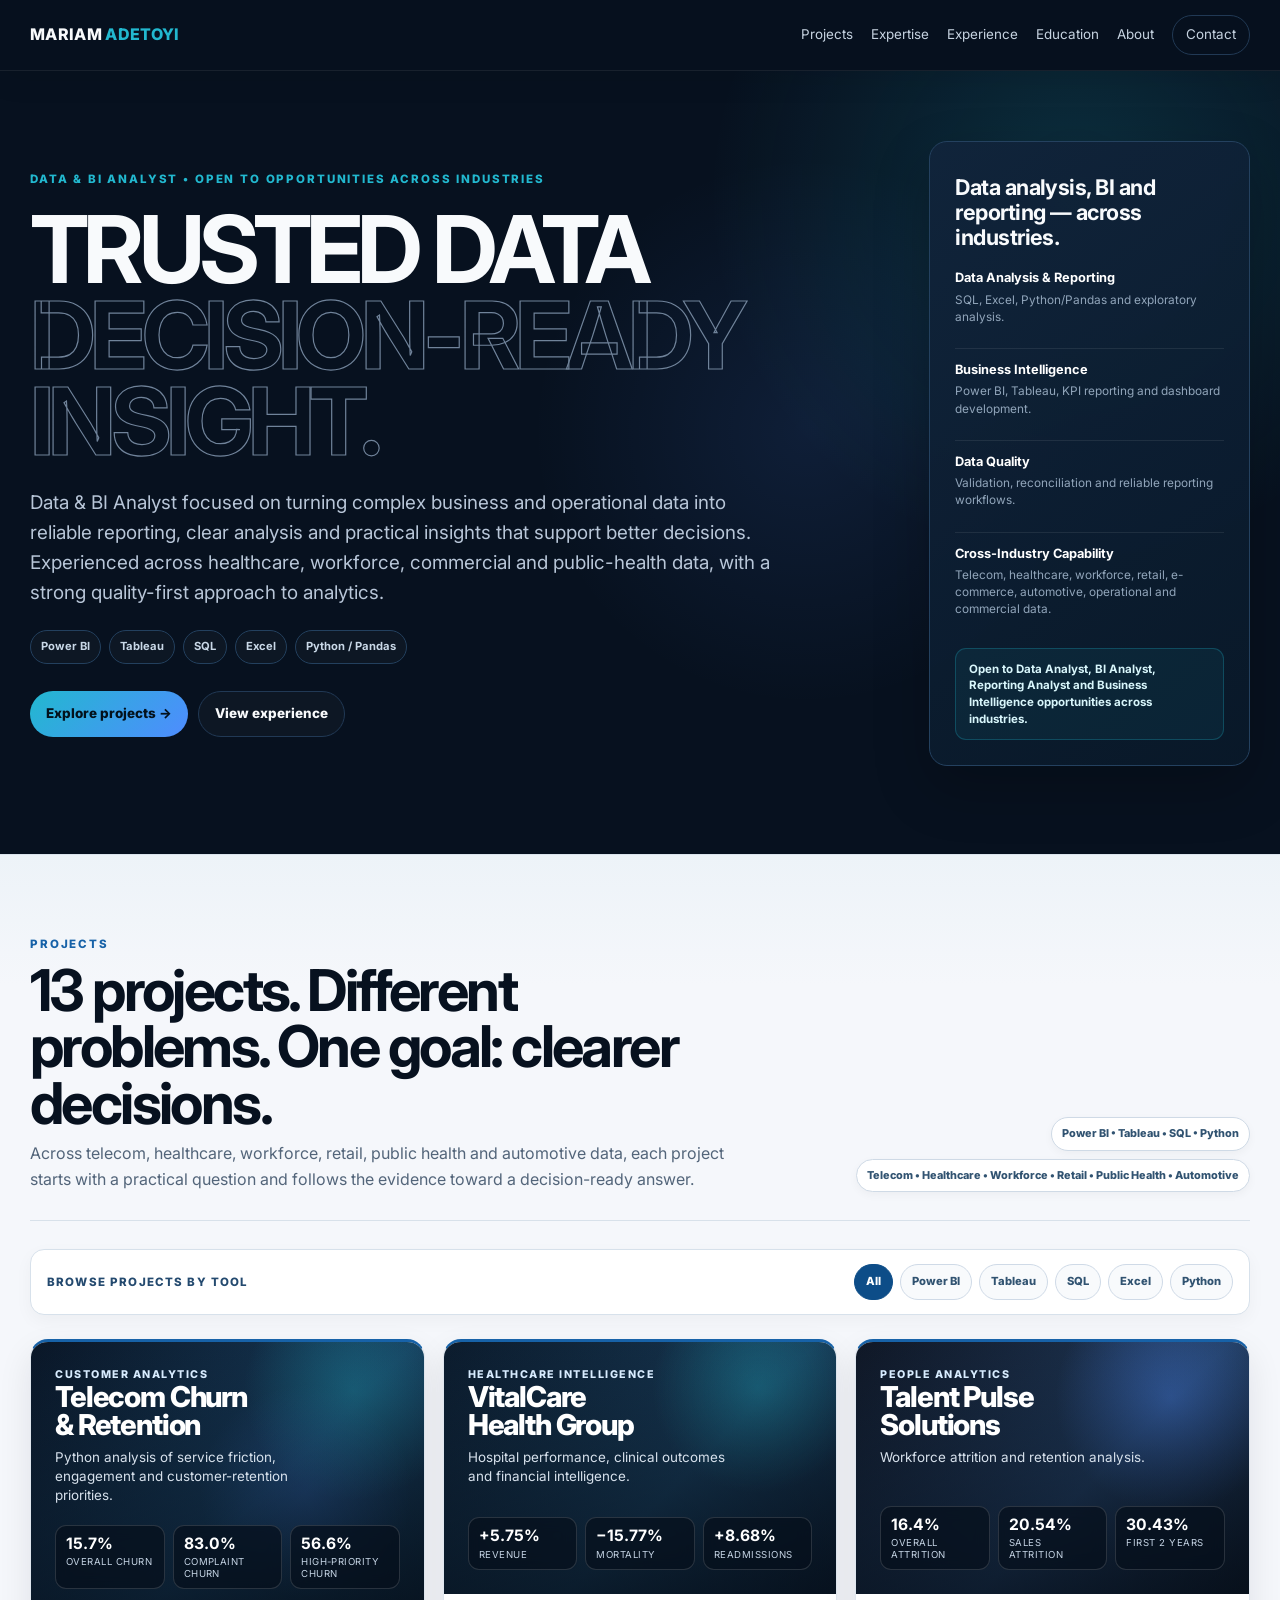
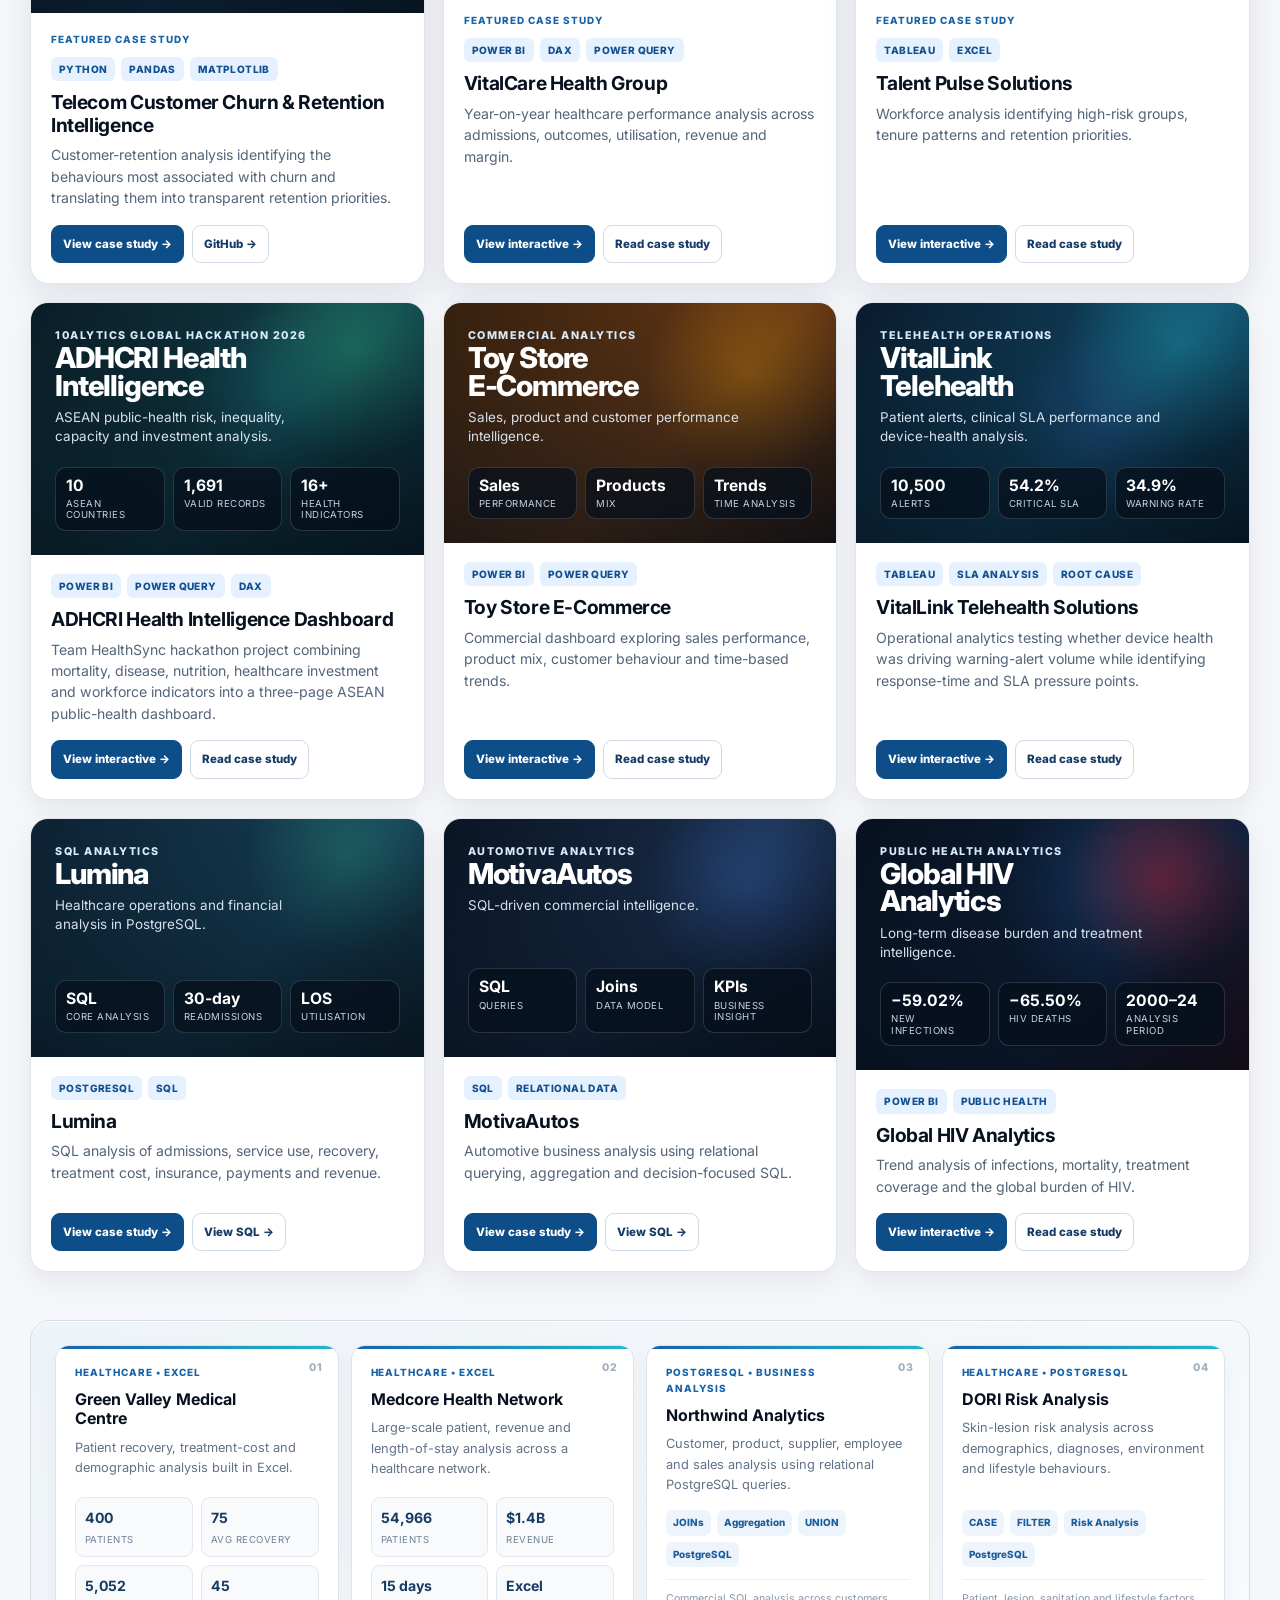
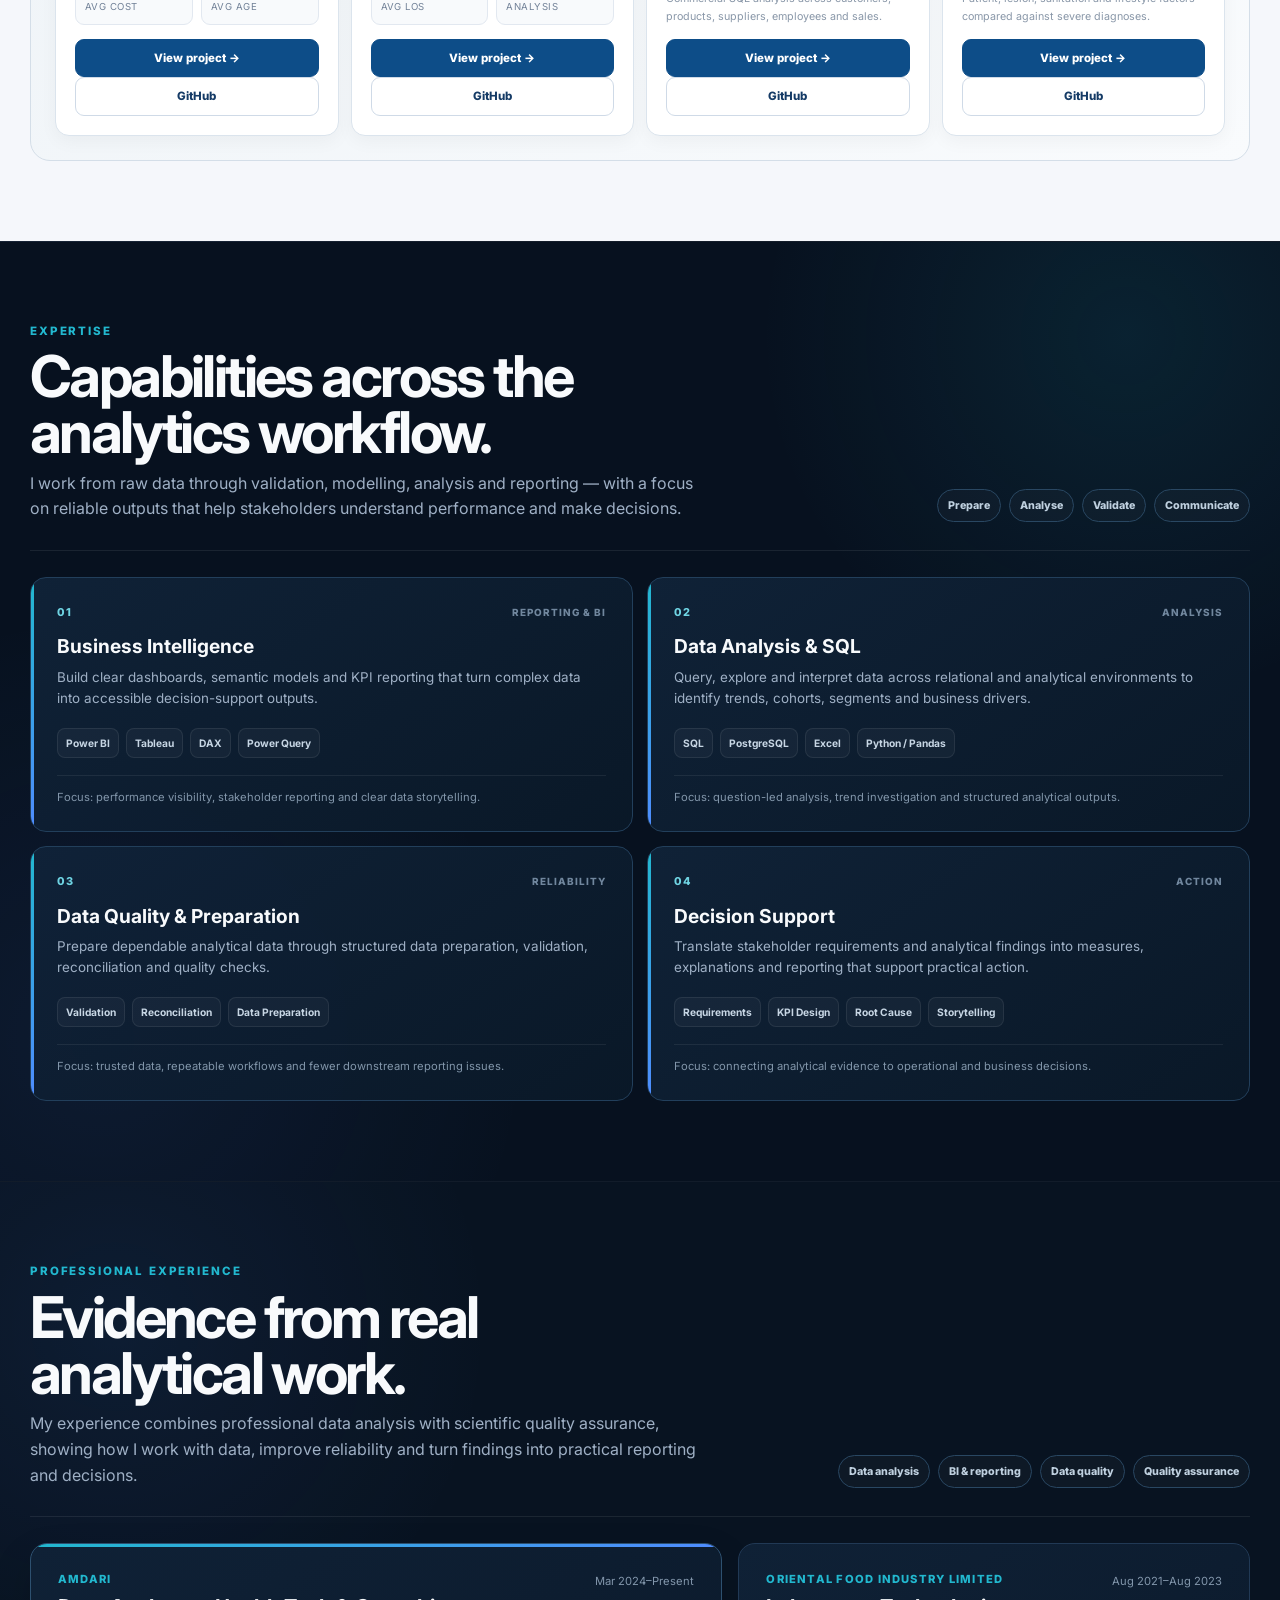
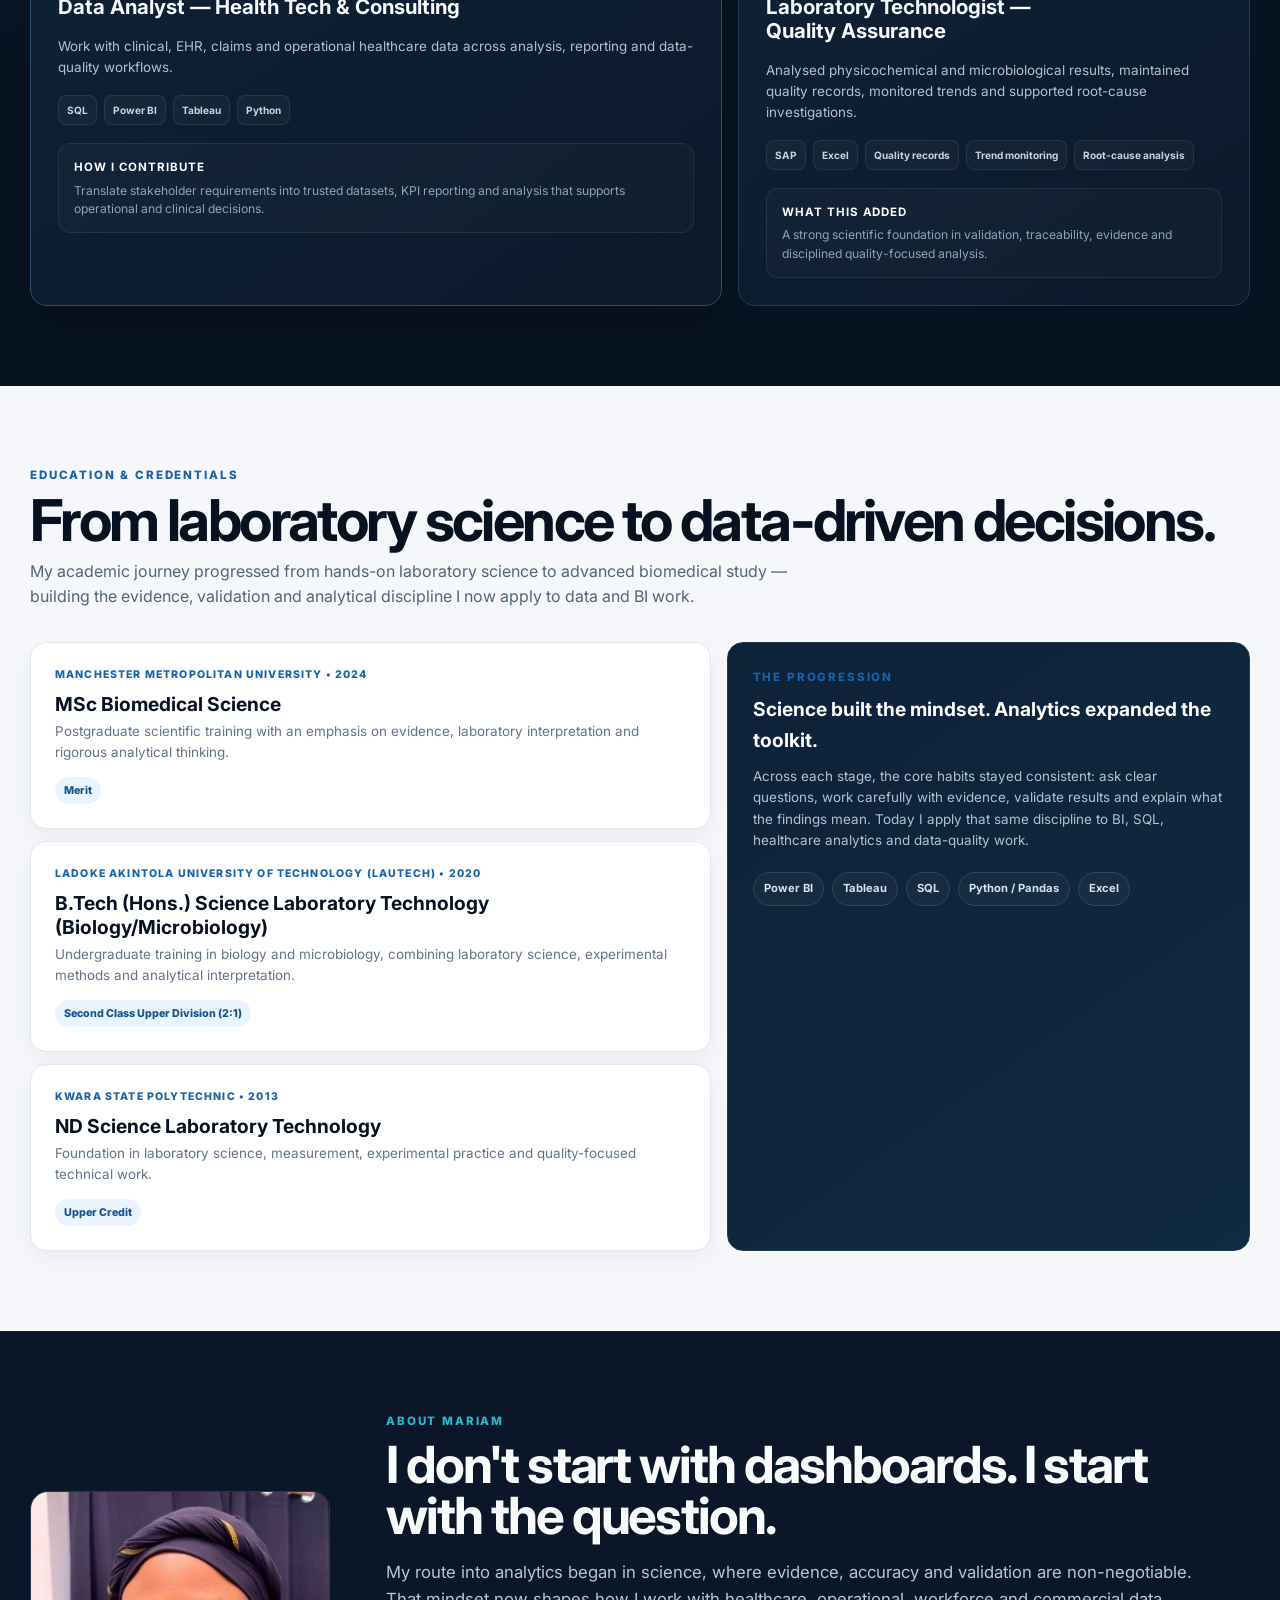
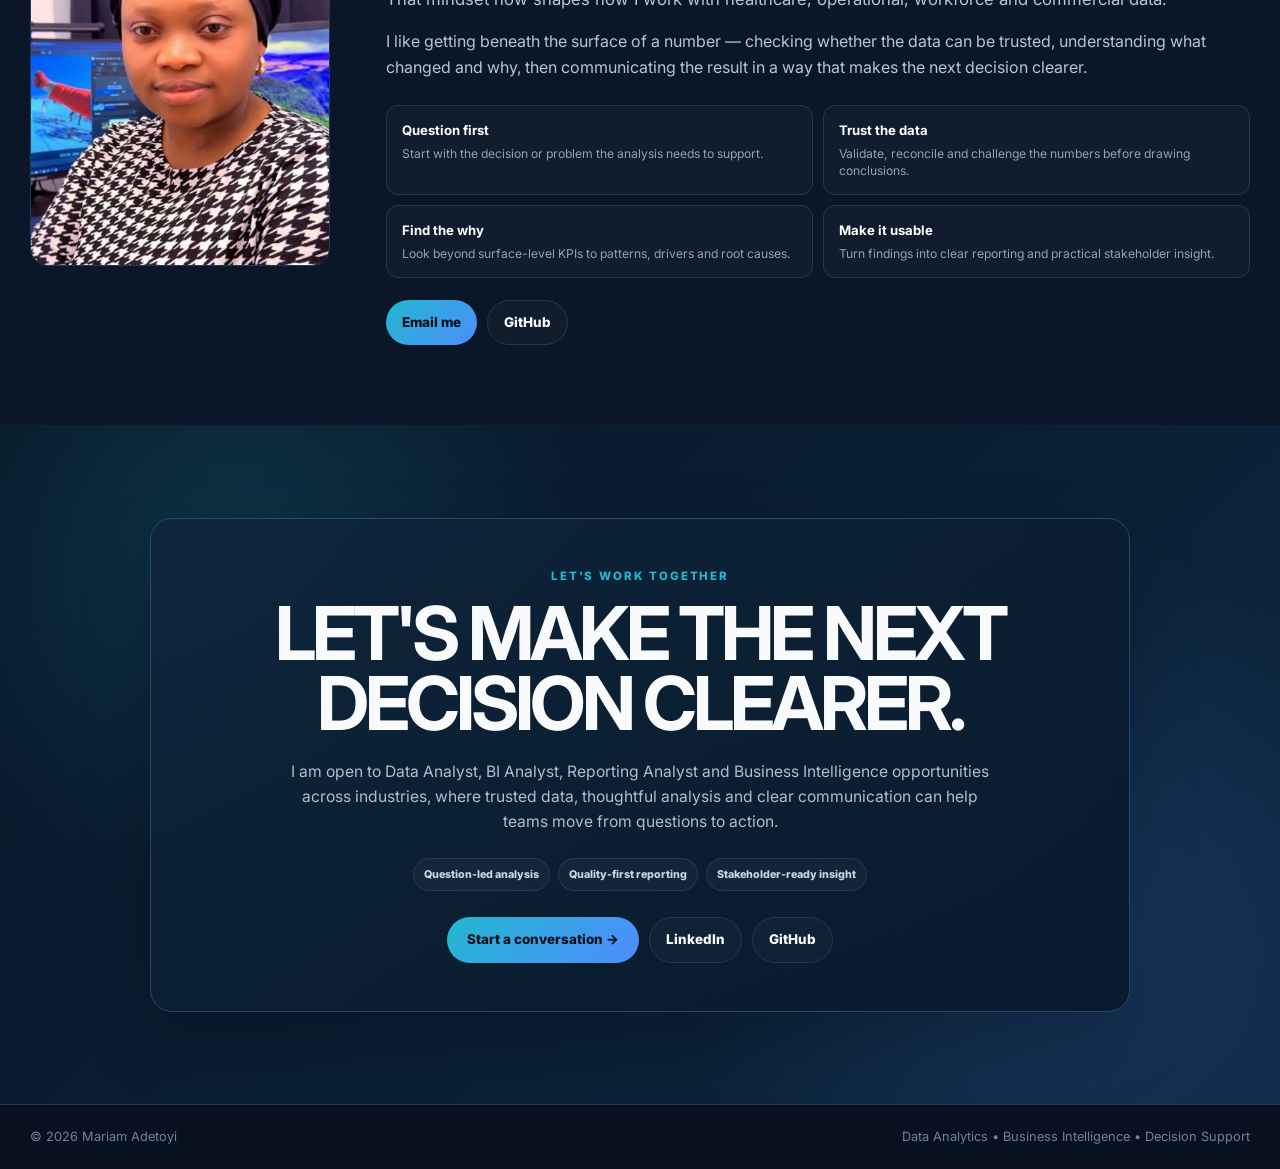
<file: index.html>
<!doctype html>
<html lang="en">
<head>
<meta charset="utf-8">
<meta name="viewport" content="width=device-width, initial-scale=1">
<meta name="description" content="Mariam Adetoyi — Data Analyst and BI Analyst portfolio featuring Power BI, Tableau, SQL and Excel projects across healthcare, workforce, retail, e-commerce, automotive, public health and business analytics.">
<title>Mariam Adetoyi | Data Analyst & BI Analyst Portfolio</title>
<link rel="canonical" href="https://mayfuns.github.io/mariam-analytics-portfolio/">
<link rel="icon" type="image/svg+xml" href="assets/favicon.svg">
<meta name="theme-color" content="#07111f">
<meta name="robots" content="index,follow">
<meta property="og:type" content="website">
<meta property="og:site_name" content="Mariam Adetoyi Analytics Portfolio">
<meta property="og:title" content="Mariam Adetoyi | Data Analyst &amp; BI Analyst Portfolio">
<meta property="og:description" content="Mariam Adetoyi — Data Analyst and BI Analyst portfolio featuring Power BI, Tableau, SQL and Excel projects across healthcare, workforce, retail, e-commerce, automotive, public health and business analytics.">
<meta property="og:url" content="https://mayfuns.github.io/mariam-analytics-portfolio/">
<meta property="og:image" content="https://mayfuns.github.io/mariam-analytics-portfolio/assets/images/social-preview.png">
<meta property="og:image:width" content="1200">
<meta property="og:image:height" content="630">
<meta property="og:image:alt" content="Mariam Adetoyi Data Analytics and Business Intelligence portfolio">
<meta name="twitter:card" content="summary_large_image">
<meta name="twitter:title" content="Mariam Adetoyi | Data Analyst &amp; BI Analyst Portfolio">
<meta name="twitter:description" content="Mariam Adetoyi — Data Analyst and BI Analyst portfolio featuring Power BI, Tableau, SQL and Excel projects across healthcare, workforce, retail, e-commerce, automotive, public health and business analytics.">
<meta name="twitter:image" content="https://mayfuns.github.io/mariam-analytics-portfolio/assets/images/social-preview.png">
<script type="application/ld+json">
{"@context":"https://schema.org","@type":"Person","name":"Mariam Adetoyi","url":"https://mayfuns.github.io/mariam-analytics-portfolio/","jobTitle":"Data & BI Analyst","sameAs":["https://www.linkedin.com/in/adetoyimariam","https://github.com/Mayfuns"],"knowsAbout":["Data Analysis","Business Intelligence","Power BI","Tableau","SQL","Excel","Python","Data Quality","Reporting"]}
</script>
<link rel="preconnect" href="https://fonts.googleapis.com">
<link rel="preconnect" href="https://fonts.gstatic.com" crossorigin>
<link href="https://fonts.googleapis.com/css2?family=Inter:wght@400;500;600;700;800&display=swap" rel="stylesheet">
<style>
:root{--navy:#07111f;--navy2:#0b1728;--panel:#102238;--text:#f8fafc;--muted:#9fb0c5;--line:#213955;--cyan:#22b8cf;--blue:#4f8cff;--light:#f5f7fb;--ink:#07111f;--ink2:#53657a;--max:1220px}
*{box-sizing:border-box}html{scroll-behavior:smooth;scroll-padding-top:82px}body{margin:0;font-family:Inter,system-ui,-apple-system,BlinkMacSystemFont,"Segoe UI",sans-serif;background:var(--navy);color:var(--text);line-height:1.6;-webkit-font-smoothing:antialiased}a{color:inherit;text-decoration:none}button{font:inherit}.wrap{width:min(var(--max),calc(100% - 40px));margin:auto}section[id]{scroll-margin-top:82px}a:focus-visible,button:focus-visible{outline:2px solid var(--cyan);outline-offset:3px}
.nav{position:sticky;top:0;z-index:50;background:rgba(7,17,31,.9);backdrop-filter:blur(18px);border-bottom:1px solid rgba(255,255,255,.07);box-shadow:0 8px 30px rgba(0,0,0,.08)}.navin{height:70px;display:flex;align-items:center;justify-content:space-between;gap:20px}.brand{font-weight:800;letter-spacing:.02em;white-space:nowrap}.brand span{color:var(--cyan)}.links{display:flex;gap:18px;align-items:center;color:#c6d3e1;font-size:.84rem}.links a{transition:color .2s ease,background .2s ease}.links a:hover{color:#fff}.contact-link{border:1px solid var(--line);padding:8px 13px;border-radius:999px}.menu-btn{display:none;width:42px;height:42px;border:1px solid var(--line);border-radius:11px;background:#0c1b2c;color:#fff;align-items:center;justify-content:center;cursor:pointer}.menu-icon{width:18px;height:14px;display:flex;flex-direction:column;justify-content:space-between}.menu-icon span{display:block;height:2px;border-radius:10px;background:#dbe8f4;transition:.2s}.menu-btn[aria-expanded="true"] .menu-icon span:nth-child(1){transform:translateY(6px) rotate(45deg)}.menu-btn[aria-expanded="true"] .menu-icon span:nth-child(2){opacity:0}.menu-btn[aria-expanded="true"] .menu-icon span:nth-child(3){transform:translateY(-6px) rotate(-45deg)}
.hero{min-height:74vh;display:flex;align-items:center;position:relative;overflow:hidden;padding:70px 0 88px}.hero:before{content:"";position:absolute;inset:0;background:radial-gradient(circle at 84% 16%,rgba(34,184,207,.18),transparent 29%),radial-gradient(circle at 63% 46%,rgba(79,140,255,.11),transparent 30%)}.hero .wrap{position:relative}.hero-grid{display:grid;grid-template-columns:minmax(0,1.45fr) minmax(300px,.55fr);gap:54px;align-items:center}.hero-copy{min-width:0}.eyebrow{font-size:.72rem;font-weight:800;letter-spacing:.16em;text-transform:uppercase;color:var(--cyan)}.hero h1{font-size:clamp(3.5rem,7.3vw,6.7rem);line-height:.92;letter-spacing:-.06em;margin:18px 0 23px;max-width:900px}.hero h1 span{color:transparent;-webkit-text-stroke:1.2px #70839a}.lede{max-width:760px;color:#b8c6d8;font-size:clamp(1rem,2vw,1.18rem)}.hero-proof{display:flex;gap:8px;flex-wrap:wrap;margin-top:22px}.hero-proof a{padding:7px 10px;border:1px solid #23405e;border-radius:999px;background:rgba(255,255,255,.025);color:#c9d8e7;font-size:.7rem;font-weight:700;transition:transform .2s ease,border-color .2s ease,background .2s ease,color .2s ease}.hero-proof a:hover{transform:translateY(-1px);border-color:#3c6288;background:#102238;color:#fff}.hero-proof a:focus-visible{outline:2px solid var(--cyan);outline-offset:2px}.hero-actions{display:flex;gap:10px;flex-wrap:wrap;margin-top:27px}.pill{display:inline-flex;align-items:center;justify-content:center;padding:11px 16px;border:1px solid var(--line);border-radius:999px;font-size:.84rem;font-weight:800;background:rgba(255,255,255,.025);transition:transform .2s ease,border-color .2s ease,background .2s ease}.pill:hover{transform:translateY(-1px);border-color:#35577a}.pill.primary{background:linear-gradient(135deg,var(--cyan),var(--blue));color:#03111c;border:0}.recruiter-card{padding:25px;border:1px solid #24415f;border-radius:18px;background:linear-gradient(145deg,rgba(16,36,59,.94),rgba(9,24,41,.96));box-shadow:0 22px 55px rgba(0,0,0,.22)}.recruiter-card h2{font-size:1.35rem;line-height:1.16;letter-spacing:-.025em;margin:8px 0 18px}.recruiter-list{display:grid;gap:11px}.recruiter-item{padding:11px 0;border-top:1px solid rgba(255,255,255,.08)}.recruiter-item:first-child{border-top:0;padding-top:0}.recruiter-item strong{display:block;font-size:.8rem;color:#fff}.recruiter-item span{display:block;margin-top:3px;color:#91a5ba;font-size:.74rem;line-height:1.45}.availability{margin-top:18px;padding:12px 13px;border:1px solid rgba(34,184,207,.26);border-radius:11px;background:rgba(34,184,207,.07);color:#d8f6fb;font-size:.72rem;font-weight:700;line-height:1.45}

.section{padding:80px 0}.sectionhead{display:grid;grid-template-columns:1fr auto;gap:28px;align-items:end;margin-bottom:32px}.sectionhead h2{font-size:clamp(2.35rem,4.5vw,4rem);line-height:.98;letter-spacing:-.045em;margin:8px 0 10px}.sectionhead p{margin:0;max-width:760px}
.projects{background:linear-gradient(180deg,#edf3f8 0,#f5f7fb 130px);color:var(--ink);border-top:1px solid #dbe4ed}.projects .sectionhead{grid-template-columns:minmax(0,1.2fr) minmax(260px,.8fr);gap:38px;align-items:end;padding-bottom:28px;border-bottom:1px solid #d8e1ea;margin-bottom:28px}.projects .eyebrow{color:#1762a8}.projects .sectionhead h2{max-width:760px}.projects .sectionhead p{color:var(--ink2)}.work-scope{display:flex;gap:8px;flex-wrap:wrap;justify-content:flex-end;max-width:480px}.work-scope span{padding:7px 10px;border:1px solid #cfdae6;border-radius:999px;background:#fff;color:#315371;font-size:.68rem;font-weight:800;box-shadow:0 3px 10px rgba(7,17,31,.04)}.project-filter-wrap{display:flex;align-items:center;justify-content:space-between;gap:18px;flex-wrap:wrap;margin:0 0 24px;padding:14px 16px;border:1px solid #d7e1eb;border-radius:14px;background:#fff;box-shadow:0 6px 18px rgba(7,17,31,.04)}.project-filter-label{font-size:.72rem;font-weight:800;color:#244a6f;text-transform:uppercase;letter-spacing:.1em}.project-filter{display:flex;gap:7px;flex-wrap:wrap}.project-filter a{display:inline-flex;align-items:center;justify-content:center;padding:8px 11px;border:1px solid #cfdae7;border-radius:999px;background:#f8fafc;color:#315371;font-size:.7rem;font-weight:800;transition:.2s}.project-filter a:hover,.project-filter a.active{background:#0d4d88;color:#fff;border-color:#0d4d88}.portfolio-project[hidden]{display:none!important}.project-grid{display:grid;grid-template-columns:repeat(3,minmax(0,1fr));gap:18px}.card{background:#fff;border:1px solid #dfe6ee;border-radius:18px;overflow:hidden;display:flex;flex-direction:column;box-shadow:0 10px 28px rgba(7,17,31,.07);transition:.25s}.card:hover{transform:translateY(-4px);box-shadow:0 18px 42px rgba(7,17,31,.12)}.project-grid .card:nth-child(-n+3){border-top:3px solid #1762a8;box-shadow:0 14px 34px rgba(7,17,31,.09)}.project-grid .card:nth-child(-n+3) .visual{min-height:252px}.project-grid .card:nth-child(-n+3) .card-body:before{content:"Featured case study";display:block;margin-bottom:9px;color:#1762a8;font-size:.62rem;font-weight:800;letter-spacing:.1em;text-transform:uppercase}.visual{min-height:238px;padding:24px;display:flex;flex-direction:column;justify-content:space-between;color:#fff;position:relative;overflow:hidden}.visual:after{content:"";position:absolute;inset:0;background:linear-gradient(180deg,rgba(4,12,22,.02),rgba(4,12,22,.65));pointer-events:none}.visual>*{position:relative;z-index:2}.adhcri{background:radial-gradient(circle at 82% 18%,rgba(52,211,153,.34),transparent 29%),radial-gradient(circle at 62% 38%,rgba(34,184,207,.24),transparent 32%),linear-gradient(135deg,#0a1d27,#12404a 58%,#0a2630)}.vital{background:radial-gradient(circle at 80% 18%,rgba(34,184,207,.35),transparent 28%),linear-gradient(135deg,#0c1c2e,#173955 58%,#0c1b2d)}.talent{background:radial-gradient(circle at 80% 22%,rgba(79,140,255,.42),transparent 31%),linear-gradient(135deg,#101827,#203a5b 58%,#0d1725)}.vitalink{background:radial-gradient(circle at 82% 18%,rgba(34,184,207,.38),transparent 30%),radial-gradient(circle at 63% 48%,rgba(79,140,255,.22),transparent 34%),linear-gradient(135deg,#0a1b2d,#124a68 58%,#0a2537)}.hiv{background:radial-gradient(circle at 78% 25%,rgba(216,34,49,.46),transparent 27%),radial-gradient(circle at 64% 30%,rgba(40,110,190,.30),transparent 36%),linear-gradient(135deg,#07111f,#10233f 62%,#2a0d18)}.lumina{background:radial-gradient(circle at 80% 15%,rgba(52,211,153,.24),transparent 27%),linear-gradient(135deg,#0d2233,#174058 58%,#0e2631)}.toy{background:radial-gradient(circle at 78% 30%,rgba(245,158,11,.36),transparent 30%),linear-gradient(135deg,#37210f,#6a3a15 58%,#301b10)}.motiva{background:radial-gradient(circle at 78% 28%,rgba(79,140,255,.30),transparent 30%),linear-gradient(135deg,#0a1524,#1a2f4c 55%,#0c1727)}.telecom{background:radial-gradient(circle at 82% 18%,rgba(34,184,207,.34),transparent 28%),radial-gradient(circle at 70% 55%,rgba(79,140,255,.22),transparent 34%),linear-gradient(135deg,#0a1728,#173b5a 58%,#0d2234)}.visual-label{font-size:.67rem;font-weight:800;letter-spacing:.14em;text-transform:uppercase;color:#d8ecff}.visual-title{font-size:clamp(1.8rem,2vw,2.3rem);line-height:.96;letter-spacing:-.04em;font-weight:800;max-width:90%}.visual-sub{font-size:.84rem;color:#d7e1ec;max-width:82%;line-height:1.42;margin-top:9px}.kpis{display:grid;grid-template-columns:repeat(3,1fr);gap:8px;margin-top:20px}.kpi{background:rgba(6,16,28,.72);border:1px solid rgba(255,255,255,.14);border-radius:11px;padding:9px 10px;backdrop-filter:blur(8px)}.kpi strong{display:block;font-size:.98rem;line-height:1.1}.kpi span{display:block;margin-top:4px;color:#c5d4e4;font-size:.6rem;text-transform:uppercase;letter-spacing:.05em;line-height:1.2}.card-body{padding:19px 20px 20px;display:flex;flex-direction:column;flex:1}.tools{display:flex;gap:6px;flex-wrap:wrap;margin-bottom:10px}.tool{padding:4px 8px;border-radius:6px;background:#e6f1ff;color:#124f8f;font-size:.63rem;font-weight:800;letter-spacing:.04em;text-transform:uppercase}.card h3{font-size:1.2rem;line-height:1.18;margin:0 0 8px;color:var(--ink);letter-spacing:-.02em}.card p{font-size:.88rem;line-height:1.52;color:var(--ink2);margin:0 0 16px}.card-actions{display:flex;gap:8px;flex-wrap:wrap;margin-top:auto}.card-btn{display:inline-flex;align-items:center;justify-content:center;padding:9px 11px;border-radius:9px;border:1px solid #cfdae7;color:#153b66;font-size:.72rem;font-weight:800;background:#fff;transition:.2s}.card-btn.primary{background:#0d4d88;color:#fff;border-color:#0d4d88}.card-btn:hover{transform:translateY(-1px);box-shadow:0 5px 12px rgba(13,77,136,.12)}
.supporting-tier{margin-top:48px;padding:24px;border:1px solid #d4dee8;border-radius:20px;background:linear-gradient(145deg,#eef3f7,#f9fbfd);box-shadow:inset 0 1px 0 rgba(255,255,255,.9)}.supporting-head{display:grid;grid-template-columns:1fr;gap:28px;align-items:end;padding-bottom:18px;border-bottom:1px solid #d8e2eb;margin-bottom:16px}.supporting-kicker{font-size:.64rem;font-weight:800;letter-spacing:.13em;text-transform:uppercase;color:#1762a8}.supporting-head h3{font-size:1.5rem;line-height:1.15;letter-spacing:-.025em;margin:7px 0 7px;color:var(--ink)}.supporting-head p{max-width:720px;margin:0;color:#66778b;font-size:.83rem}.more-grid{display:grid;grid-template-columns:repeat(4,1fr);gap:12px}.small{position:relative;overflow:hidden;background:#fff;border:1px solid #dbe4ed;border-radius:14px;padding:19px;display:flex;flex-direction:column;min-height:232px;box-shadow:0 6px 18px rgba(7,17,31,.04);transition:transform .22s ease,box-shadow .22s ease,border-color .22s ease}.small:hover{transform:translateY(-3px);border-color:#cad8e6;box-shadow:0 12px 28px rgba(7,17,31,.08)}.small:before{content:"";position:absolute;left:0;right:0;top:0;height:3px;background:linear-gradient(90deg,#1762a8,#22b8cf)}.support-num{position:absolute;top:14px;right:15px;color:#a0afbd;font-size:.66rem;font-weight:800;letter-spacing:.08em}.small .meta{font-size:.62rem;font-weight:800;letter-spacing:.1em;text-transform:uppercase;color:#1762a8;padding-right:34px}.small h3{font-size:1rem;line-height:1.2;margin:9px 0;color:var(--ink);max-width:85%}.small p{font-size:.8rem;color:#617287;margin:0 0 14px}.small-stats{display:grid;grid-template-columns:repeat(2,1fr);gap:8px;margin-top:auto}.small-stat{border:1px solid #e2e8f0;border-radius:9px;padding:9px;background:#f8fafc}.small-stat strong{display:block;font-size:.88rem;color:#173b63}.small-stat span{display:block;margin-top:2px;font-size:.6rem;color:#718197;text-transform:uppercase;letter-spacing:.05em}.small-tags{display:flex;gap:6px;flex-wrap:wrap;margin-top:auto}.small-tag{padding:5px 7px;border-radius:7px;background:#edf4fb;color:#1c5d99;font-size:.62rem;font-weight:800}.small-note{display:block;margin-top:12px;padding-top:10px;border-top:1px solid #edf1f5;font-size:.67rem;color:#8997a8}.small-actions{margin-top:14px}.small-actions .card-btn{width:100%}
.expertise-section{position:relative;overflow:hidden;background:radial-gradient(circle at 88% 10%,rgba(34,184,207,.1),transparent 26%),radial-gradient(circle at 8% 85%,rgba(79,140,255,.08),transparent 30%),var(--navy);border-top:1px solid rgba(255,255,255,.05)}.expertise-section .sectionhead{grid-template-columns:minmax(0,1.15fr) minmax(280px,.85fr);gap:42px;align-items:end;padding-bottom:28px;border-bottom:1px solid rgba(255,255,255,.08);margin-bottom:26px}.expertise-section .sectionhead p{color:var(--muted)}.expertise-summary{display:flex;gap:8px;flex-wrap:wrap;justify-content:flex-end}.expertise-summary span{padding:7px 10px;border:1px solid #294762;border-radius:999px;background:rgba(255,255,255,.025);color:#bfd0df;font-size:.67rem;font-weight:800}.expertise{display:grid;grid-template-columns:repeat(2,1fr);gap:14px}.expert{position:relative;overflow:hidden;padding:26px;background:linear-gradient(145deg,rgba(16,34,56,.96),rgba(10,24,40,.96));border:1px solid #223f5b;border-radius:16px;min-height:240px}.expert:before{content:"";position:absolute;left:0;top:0;bottom:0;width:3px;background:linear-gradient(180deg,var(--cyan),var(--blue))}.expert-top{display:flex;justify-content:space-between;gap:20px;align-items:center}.num{font-size:.68rem;color:#6fd4e3;font-weight:800;letter-spacing:.12em}.expert-stage{font-size:.62rem;color:#71879e;font-weight:800;text-transform:uppercase;letter-spacing:.1em}.expert h3{font-size:1.2rem;line-height:1.2;margin:14px 0 8px}.expert p{font-size:.84rem;color:var(--muted);margin:0;max-width:540px}.expert-tags{display:flex;gap:7px;flex-wrap:wrap;margin-top:18px}.expert-tags span{padding:6px 8px;border:1px solid rgba(255,255,255,.08);border-radius:8px;background:rgba(255,255,255,.035);color:#c7d6e4;font-size:.64rem;font-weight:700}.expert-note{margin-top:17px;padding-top:13px;border-top:1px solid rgba(255,255,255,.07);color:#8296aa;font-size:.7rem;line-height:1.45}
.experience-section{position:relative;overflow:hidden;background:radial-gradient(circle at 9% 18%,rgba(79,140,255,.08),transparent 28%),#081321;border-top:1px solid rgba(255,255,255,.04)}.experience-section .sectionhead{grid-template-columns:minmax(0,1.15fr) minmax(280px,.85fr);gap:42px;align-items:end;padding-bottom:28px;border-bottom:1px solid rgba(255,255,255,.08);margin-bottom:26px}.experience-section .sectionhead p{color:var(--muted)}.experience-summary{display:flex;gap:8px;flex-wrap:wrap;justify-content:flex-end}.experience-summary span{padding:7px 10px;border:1px solid #294762;border-radius:999px;background:rgba(255,255,255,.025);color:#bfd0df;font-size:.67rem;font-weight:800}.experience-grid{display:grid;grid-template-columns:1.15fr .85fr;gap:16px;align-items:stretch}.role-card{position:relative;overflow:hidden;padding:27px;background:linear-gradient(145deg,#0f2136,#0b192a);border:1px solid var(--line);border-radius:17px;display:flex;flex-direction:column}.role-card.primary-role{border-color:#2d506f;box-shadow:0 18px 42px rgba(0,0,0,.14)}.role-card.primary-role:before{content:"";position:absolute;left:0;right:0;top:0;height:3px;background:linear-gradient(90deg,var(--cyan),var(--blue))}.role-top{display:flex;justify-content:space-between;gap:18px;align-items:start;margin-bottom:12px}.role-company{font-size:.7rem;font-weight:800;letter-spacing:.11em;text-transform:uppercase;color:var(--cyan)}.role-date{font-size:.7rem;color:#8296ab;white-space:nowrap;padding-top:2px}.role-card h3{font-size:1.28rem;line-height:1.18;margin:6px 0 0}.role-lead{font-size:.84rem;color:#b2c1d1;margin:5px 0 0;line-height:1.55}.role-tags{display:flex;gap:7px;flex-wrap:wrap;margin-top:17px}.role-tags span{padding:6px 8px;border:1px solid rgba(255,255,255,.08);border-radius:8px;background:rgba(255,255,255,.03);color:#c6d4e2;font-size:.63rem;font-weight:700}.role-contribution{margin-top:18px;padding:14px 15px;border:1px solid rgba(255,255,255,.07);border-radius:12px;background:rgba(255,255,255,.025)}.role-contribution strong{display:block;color:#fff;font-size:.72rem;text-transform:uppercase;letter-spacing:.08em}.role-contribution span{display:block;margin-top:5px;color:#8fa2b6;font-size:.76rem;line-height:1.5}.role-metrics{display:grid;grid-template-columns:repeat(2,1fr);gap:8px;margin-top:18px}.role-metric{padding:12px;border:1px solid rgba(255,255,255,.07);border-radius:11px;background:rgba(255,255,255,.025)}.role-metric strong{display:block;color:#fff;font-size:1.12rem;line-height:1}.role-metric span{display:block;margin-top:6px;color:#7f93a8;font-size:.63rem;line-height:1.35;text-transform:uppercase;letter-spacing:.05em}.role-foundation{margin-top:auto;padding-top:17px;color:#758ba1;font-size:.69rem;line-height:1.45}
.education-section{background:var(--light);color:var(--ink)}.education-section .eyebrow{color:#1762a8}.education-section .sectionhead p{color:var(--ink2)}.education-grid{display:grid;grid-template-columns:1.3fr 1fr;gap:16px}.degree-stack{display:grid;gap:12px}.degree-card{background:#fff;border:1px solid #dfe6ee;border-radius:16px;padding:24px;box-shadow:0 8px 22px rgba(7,17,31,.05)}.degree-meta{font-size:.66rem;font-weight:800;text-transform:uppercase;letter-spacing:.11em;color:#1762a8}.degree-card h3{font-size:1.2rem;line-height:1.25;margin:8px 0 5px}.degree-card p{font-size:.84rem;color:#627489;margin:0}.degree-result{display:inline-flex;margin-top:13px;padding:5px 9px;border-radius:999px;background:#eaf4ff;color:#15548e;font-size:.67rem;font-weight:800}.foundation-card{background:linear-gradient(145deg,#0e2238,#102a42);border:1px solid var(--line);border-radius:16px;padding:25px;color:#fff}.foundation-card h3{font-size:1.2rem;margin:8px 0 10px}.foundation-card p{font-size:.84rem;color:#b3c2d2;margin:0}.credential-tags{display:flex;gap:8px;flex-wrap:wrap;margin-top:20px}.credential-tag{padding:7px 10px;border:1px solid #284765;border-radius:999px;background:rgba(255,255,255,.03);color:#d6e2ee;font-size:.7rem;font-weight:700}
.about-section{background:#0b1728;border-block:1px solid rgba(255,255,255,.04)}.about{display:grid;grid-template-columns:300px 1fr;gap:56px;align-items:center}.portrait{border-radius:18px;overflow:hidden;border:1px solid var(--line);background:var(--panel)}.portrait img{display:block;width:100%;aspect-ratio:4/5;object-fit:cover}.about h2{font-size:clamp(2.2rem,4vw,3.8rem);line-height:1;letter-spacing:-.04em;margin:8px 0 18px}.about p{color:#b7c5d6}.about-lead{font-size:1.05rem;max-width:820px}.profile-grid{display:grid;grid-template-columns:repeat(2,1fr);gap:10px;margin-top:24px}.profile-item{padding:14px 15px;border:1px solid var(--line);border-radius:12px;background:rgba(255,255,255,.025)}.profile-item strong{display:block;color:#fff;font-size:.82rem;margin-bottom:4px}.profile-item span{display:block;color:#8fa2b7;font-size:.76rem;line-height:1.45}.about .hero-actions{margin-top:22px}
.contact{position:relative;overflow:hidden;padding:92px 0;background:radial-gradient(circle at 18% 18%,rgba(34,184,207,.16),transparent 30%),radial-gradient(circle at 84% 74%,rgba(79,140,255,.16),transparent 34%),linear-gradient(135deg,#081726,#0d2740)}.contact-shell{max-width:980px;margin:auto;padding:48px 42px;text-align:center;border:1px solid #284865;border-radius:22px;background:linear-gradient(145deg,rgba(15,37,60,.92),rgba(8,25,42,.94));box-shadow:0 28px 70px rgba(0,0,0,.22)}.contact h2{font-size:clamp(2.6rem,5.8vw,5rem);line-height:.94;letter-spacing:-.055em;margin:14px auto 20px;max-width:880px}.contact p{max-width:720px;margin:0 auto;color:#aebfd0;font-size:.98rem}.contact-proof{display:flex;justify-content:center;gap:8px;flex-wrap:wrap;margin:24px 0 26px}.contact-proof span{padding:7px 10px;border:1px solid rgba(255,255,255,.09);border-radius:999px;background:rgba(255,255,255,.035);color:#c8d6e4;font-size:.67rem;font-weight:800}.socials{display:flex;justify-content:center;gap:10px;flex-wrap:wrap}.contact .pill.primary{padding-inline:20px}.foot{padding:22px 0;border-top:1px solid var(--line);color:#71849b;font-size:.8rem}.footin{display:flex;justify-content:space-between;gap:16px}
@media(max-width:1120px){.links{gap:12px;font-size:.78rem}.hero-grid{grid-template-columns:minmax(0,1.3fr) minmax(285px,.7fr);gap:34px}.project-grid{grid-template-columns:repeat(2,minmax(0,1fr))}.experience-grid,.education-grid{grid-template-columns:1fr}.more-grid{grid-template-columns:repeat(2,1fr)}.impact-grid{grid-template-columns:repeat(2,1fr)}}
@media(max-width:900px){html{scroll-padding-top:70px}.navin{height:64px}.menu-btn{display:flex}.links{position:absolute;left:20px;right:20px;top:72px;display:none;flex-direction:column;align-items:stretch;gap:4px;padding:12px;background:rgba(9,22,37,.98);border:1px solid var(--line);border-radius:15px;box-shadow:0 20px 45px rgba(0,0,0,.28)}.links.open{display:flex}.links a{padding:11px 12px;border-radius:9px;font-size:.86rem}.links a:hover{background:#10263d}.links .contact-link{border:0;background:linear-gradient(135deg,var(--cyan),var(--blue));color:#03111c;text-align:center;margin-top:4px}.hero{min-height:auto;padding:88px 0 82px}.hero-grid{grid-template-columns:1fr;gap:34px}.recruiter-card{max-width:720px}.section{padding:68px 0}.sectionhead{grid-template-columns:1fr}.projects .sectionhead,.expertise-section .sectionhead,.experience-section .sectionhead{grid-template-columns:1fr;gap:18px}.work-scope,.expertise-summary,.experience-summary{justify-content:flex-start;max-width:none}.supporting-head{grid-template-columns:1fr}.about{grid-template-columns:1fr}.portrait{max-width:300px}.hero h1{font-size:clamp(3rem,13vw,5.3rem)}}
@media(max-width:560px){.wrap{width:min(var(--max),calc(100% - 28px))}.links{left:14px;right:14px}.project-grid,.expertise,.more-grid,.impact-grid,.profile-grid{grid-template-columns:1fr}.project-grid .card:nth-child(-n+3) .visual{min-height:225px}.visual{min-height:215px;padding:20px}.kpis{gap:6px}.kpi{padding:8px}.supporting-tier{margin-top:38px;padding:18px}.supporting-head h3{font-size:1.3rem}.expert{padding:21px;min-height:auto}.hero{padding:72px 0 70px}.hero h1{font-size:2.85rem;line-height:.95;margin-bottom:20px}.hero-proof{margin-top:18px}.hero-actions{gap:8px}.pill{padding:10px 14px}.recruiter-card{padding:21px}.section{padding:58px 0}.role-top{display:block}.role-date{display:block;margin-top:5px}.role-card{padding:21px}.role-metrics{grid-template-columns:1fr 1fr}.degree-card,.foundation-card{padding:21px}.contact{padding:68px 0}.contact-shell{padding:34px 20px;border-radius:18px}.contact h2{font-size:2.55rem}.footin{flex-direction:column}}
@media(max-width:380px){.role-metrics{grid-template-columns:1fr}.hero h1{font-size:2.55rem}.contact h2{font-size:2.25rem}}
@media(prefers-reduced-motion:reduce){html{scroll-behavior:auto}*,*:before,*:after{transition:none!important;animation:none!important}}
</style>
</head>
<body>
<nav class="nav"><div class="wrap navin"><a class="brand" href="#top">MARIAM <span>ADETOYI</span></a><button class="menu-btn" type="button" aria-expanded="false" aria-controls="site-links" aria-label="Open navigation"><span class="menu-icon"><span></span><span></span><span></span></span></button><div class="links" id="site-links"><a href="#work">Projects</a><a href="#expertise">Expertise</a><a href="#experience">Experience</a><a href="#education">Education</a><a href="#about">About</a><a class="contact-link" href="#contact">Contact</a></div></div></nav>
<header class="hero" id="top"><div class="wrap"><div class="hero-grid"><div class="hero-copy"><div class="eyebrow">Data & BI Analyst • Open to opportunities across industries</div><h1>TRUSTED DATA<br><span>DECISION-READY INSIGHT.</span></h1><p class="lede">Data & BI Analyst focused on turning complex business and operational data into reliable reporting, clear analysis and practical insights that support better decisions. Experienced across healthcare, workforce, commercial and public-health data, with a strong quality-first approach to analytics.</p><div class="hero-proof" aria-label="Tools and technologies"><a href="#work" data-project-filter="power-bi">Power BI</a><a href="#work" data-project-filter="tableau">Tableau</a><a href="#work" data-project-filter="sql">SQL</a><a href="#work" data-project-filter="excel">Excel</a><a href="#work" data-project-filter="python">Python / Pandas</a></div><div class="hero-actions"><a class="pill primary" href="#work">Explore projects →</a><a class="pill" href="#experience">View experience</a></div></div><aside class="recruiter-card" aria-label="Professional strengths"><h2>Data analysis, BI and reporting — across industries.</h2><div class="recruiter-list"><div class="recruiter-item"><strong>Data Analysis & Reporting</strong><span>SQL, Excel, Python/Pandas and exploratory analysis.</span></div><div class="recruiter-item"><strong>Business Intelligence</strong><span>Power BI, Tableau, KPI reporting and dashboard development.</span></div><div class="recruiter-item"><strong>Data Quality</strong><span>Validation, reconciliation and reliable reporting workflows.</span></div><div class="recruiter-item"><strong>Cross-Industry Capability</strong><span>Telecom, healthcare, workforce, retail, e-commerce, automotive, operational and commercial data.</span></div></div><div class="availability">Open to Data Analyst, BI Analyst, Reporting Analyst and Business Intelligence opportunities across industries.</div></aside></div></div></header>
<main>
<section class="section projects" id="work"><div class="wrap"><div class="sectionhead"><div><div class="eyebrow">Projects</div><h2>13 projects. Different problems. One goal: clearer decisions.</h2><p>Across telecom, healthcare, workforce, retail, public health and automotive data, each project starts with a practical question and follows the evidence toward a decision-ready answer.</p></div><div class="work-scope" aria-label="Portfolio coverage"><span>Power BI • Tableau • SQL • Python</span><span>Telecom • Healthcare • Workforce • Retail • Public Health • Automotive</span></div></div>
<div class="project-filter-wrap" id="projects-by-tool"><span class="project-filter-label">Browse projects by tool</span><nav class="project-filter" aria-label="Filter portfolio projects by tool"><a href="#work" class="active" data-project-filter="all">All</a><a href="#work" data-project-filter="power-bi">Power BI</a><a href="#work" data-project-filter="tableau">Tableau</a><a href="#work" data-project-filter="sql">SQL</a><a href="#work" data-project-filter="excel">Excel</a><a href="#work" data-project-filter="python">Python</a></nav></div><div class="project-grid">
<article class="card portfolio-project" data-tools="python pandas"><div class="visual telecom"><div><div class="visual-label">Customer analytics</div><div class="visual-title">Telecom Churn<br>& Retention</div><div class="visual-sub">Python analysis of service friction, engagement and customer-retention priorities.</div></div><div class="kpis"><div class="kpi"><strong>15.7%</strong><span>Overall churn</span></div><div class="kpi"><strong>83.0%</strong><span>Complaint churn</span></div><div class="kpi"><strong>56.6%</strong><span>High-priority churn</span></div></div></div><div class="card-body"><div class="tools"><span class="tool">Python</span><span class="tool">Pandas</span><span class="tool">Matplotlib</span></div><h3>Telecom Customer Churn & Retention Intelligence</h3><p>Customer-retention analysis identifying the behaviours most associated with churn and translating them into transparent retention priorities.</p><div class="card-actions"><a class="card-btn primary" href="telecom-churn.html">View case study →</a><a class="card-btn" href="https://github.com/Mayfuns/mariam-analytics-portfolio/tree/main/projects/telecom-churn-python-analytics" target="_blank" rel="noopener">GitHub →</a></div></div></article>
<article class="card portfolio-project" data-tools="power-bi power-query dax"><div class="visual vital"><div><div class="visual-label">Healthcare intelligence</div><div class="visual-title">VitalCare<br>Health Group</div><div class="visual-sub">Hospital performance, clinical outcomes and financial intelligence.</div></div><div class="kpis"><div class="kpi"><strong>+5.75%</strong><span>Revenue</span></div><div class="kpi"><strong>−15.77%</strong><span>Mortality</span></div><div class="kpi"><strong>+8.68%</strong><span>Readmissions</span></div></div></div><div class="card-body"><div class="tools"><span class="tool">Power BI</span><span class="tool">DAX</span><span class="tool">Power Query</span></div><h3>VitalCare Health Group</h3><p>Year-on-year healthcare performance analysis across admissions, outcomes, utilisation, revenue and margin.</p><div class="card-actions"><a class="card-btn primary" href="https://app.powerbi.com/view?r=eyJrIjoiNzY2Njg1MGItNjQzYi00YTk4LTgyMWQtYTQ3NDU5MDQ5M2EwIiwidCI6ImZmMGYzZTNhLTNlNTMtNDU0Zi1iMmI1LTZjNjg3NTNiOGVlNCJ9" target="_blank" rel="noopener">View interactive →</a><a class="card-btn" href="vitalcare.html">Read case study</a></div></div></article>
<article class="card portfolio-project" data-tools="tableau excel"><div class="visual talent"><div><div class="visual-label">People analytics</div><div class="visual-title">Talent Pulse<br>Solutions</div><div class="visual-sub">Workforce attrition and retention analysis.</div></div><div class="kpis"><div class="kpi"><strong>16.4%</strong><span>Overall attrition</span></div><div class="kpi"><strong>20.54%</strong><span>Sales attrition</span></div><div class="kpi"><strong>30.43%</strong><span>First 2 years</span></div></div></div><div class="card-body"><div class="tools"><span class="tool">Tableau</span><span class="tool">Excel</span></div><h3>Talent Pulse Solutions</h3><p>Workforce analysis identifying high-risk groups, tenure patterns and retention priorities.</p><div class="card-actions"><a class="card-btn primary" href="https://public.tableau.com/app/profile/mariam.adetoyi/viz/Talent-PulseSolutionsInc_17902689572140/HRAnalyticsDashboard" target="_blank" rel="noopener">View interactive →</a><a class="card-btn" href="talent-pulse.html">Read case study</a></div></div></article>
<article class="card portfolio-project" data-tools="power-bi power-query dax"><div class="visual adhcri"><div><div class="visual-label">10Alytics Global Hackathon 2026</div><div class="visual-title">ADHCRI Health<br>Intelligence</div><div class="visual-sub">ASEAN public-health risk, inequality, capacity and investment analysis.</div></div><div class="kpis"><div class="kpi"><strong>10</strong><span>ASEAN countries</span></div><div class="kpi"><strong>1,691</strong><span>Valid records</span></div><div class="kpi"><strong>16+</strong><span>Health indicators</span></div></div></div><div class="card-body"><div class="tools"><span class="tool">Power BI</span><span class="tool">Power Query</span><span class="tool">DAX</span></div><h3>ADHCRI Health Intelligence Dashboard</h3><p>Team HealthSync hackathon project combining mortality, disease, nutrition, healthcare investment and workforce indicators into a three-page ASEAN public-health dashboard.</p><div class="card-actions"><a class="card-btn primary" href="https://app.powerbi.com/view?r=eyJrIjoiMTJiZjk4ZTgtOGEyZi00NmU4LTk4YzgtM2Q1OTMxNDIyNmQwIiwidCI6ImZmMGYzZTNhLTNlNTMtNDU0Zi1iMmI1LTZjNjg3NTNiOGVlNCJ9" target="_blank" rel="noopener">View interactive →</a><a class="card-btn" href="adhcri.html">Read case study</a></div></div></article>
<article class="card portfolio-project" data-tools="power-bi power-query dax"><div class="visual toy"><div><div class="visual-label">Commercial analytics</div><div class="visual-title">Toy Store<br>E-Commerce</div><div class="visual-sub">Sales, product and customer performance intelligence.</div></div><div class="kpis"><div class="kpi"><strong>Sales</strong><span>Performance</span></div><div class="kpi"><strong>Products</strong><span>Mix</span></div><div class="kpi"><strong>Trends</strong><span>Time analysis</span></div></div></div><div class="card-body"><div class="tools"><span class="tool">Power BI</span><span class="tool">Power Query</span></div><h3>Toy Store E-Commerce</h3><p>Commercial dashboard exploring sales performance, product mix, customer behaviour and time-based trends.</p><div class="card-actions"><a class="card-btn primary" href="https://app.powerbi.com/view?r=eyJrIjoiNDQ2YzBmZGMtZjM0MC00NWYwLTgxNzctYzFmOGNmN2VmNmQyIiwidCI6ImZmMGYzZTNhLTNlNTMtNDU0Zi1iMmI1LTZjNjg3NTNiOGVlNCJ9" target="_blank" rel="noopener">View interactive →</a><a class="card-btn" href="toy-store.html">Read case study</a></div></div></article>
<article class="card portfolio-project" data-tools="tableau"><div class="visual vitalink"><div><div class="visual-label">Telehealth operations</div><div class="visual-title">VitalLink<br>Telehealth</div><div class="visual-sub">Patient alerts, clinical SLA performance and device-health analysis.</div></div><div class="kpis"><div class="kpi"><strong>10,500</strong><span>Alerts</span></div><div class="kpi"><strong>54.2%</strong><span>Critical SLA</span></div><div class="kpi"><strong>34.9%</strong><span>Warning rate</span></div></div></div><div class="card-body"><div class="tools"><span class="tool">Tableau</span><span class="tool">SLA Analysis</span><span class="tool">Root Cause</span></div><h3>VitalLink Telehealth Solutions</h3><p>Operational analytics testing whether device health was driving warning-alert volume while identifying response-time and SLA pressure points.</p><div class="card-actions"><a class="card-btn primary" href="https://public.tableau.com/app/profile/mariam.adetoyi/viz/VitalinkProject/VitalinkPage2" target="_blank" rel="noopener">View interactive →</a><a class="card-btn" href="vitalink.html">Read case study</a></div></div></article>
<article class="card portfolio-project" data-tools="sql postgresql"><div class="visual lumina"><div><div class="visual-label">SQL analytics</div><div class="visual-title">Lumina</div><div class="visual-sub">Healthcare operations and financial analysis in PostgreSQL.</div></div><div class="kpis"><div class="kpi"><strong>SQL</strong><span>Core analysis</span></div><div class="kpi"><strong>30-day</strong><span>Readmissions</span></div><div class="kpi"><strong>LOS</strong><span>Utilisation</span></div></div></div><div class="card-body"><div class="tools"><span class="tool">PostgreSQL</span><span class="tool">SQL</span></div><h3>Lumina</h3><p>SQL analysis of admissions, service use, recovery, treatment cost, insurance, payments and revenue.</p><div class="card-actions"><a class="card-btn primary" href="lumina.html">View case study →</a><a class="card-btn" href="https://github.com/Mayfuns/lumina-healthcare-sql/blob/main/01_sql/Lumina%20Healthcare%20SQL%20File.sql" target="_blank" rel="noopener">View SQL →</a></div></div></article>
<article class="card portfolio-project" data-tools="sql postgresql"><div class="visual motiva"><div><div class="visual-label">Automotive analytics</div><div class="visual-title">MotivaAutos</div><div class="visual-sub">SQL-driven commercial intelligence.</div></div><div class="kpis"><div class="kpi"><strong>SQL</strong><span>Queries</span></div><div class="kpi"><strong>Joins</strong><span>Data model</span></div><div class="kpi"><strong>KPIs</strong><span>Business insight</span></div></div></div><div class="card-body"><div class="tools"><span class="tool">SQL</span><span class="tool">Relational Data</span></div><h3>MotivaAutos</h3><p>Automotive business analysis using relational querying, aggregation and decision-focused SQL.</p><div class="card-actions"><a class="card-btn primary" href="motivaautos.html">View case study →</a><a class="card-btn" href="https://github.com/Mayfuns/motivaautos-sql-analytics/blob/main/01_sql/MotivaAutos%20SQL.sql" target="_blank" rel="noopener">View SQL →</a></div></div></article>
<article class="card portfolio-project" data-tools="power-bi power-query dax"><div class="visual hiv"><div><div class="visual-label">Public health analytics</div><div class="visual-title">Global HIV<br>Analytics</div><div class="visual-sub">Long-term disease burden and treatment intelligence.</div></div><div class="kpis"><div class="kpi"><strong>−59.02%</strong><span>New infections</span></div><div class="kpi"><strong>−65.50%</strong><span>HIV deaths</span></div><div class="kpi"><strong>2000–24</strong><span>Analysis period</span></div></div></div><div class="card-body"><div class="tools"><span class="tool">Power BI</span><span class="tool">Public Health</span></div><h3>Global HIV Analytics</h3><p>Trend analysis of infections, mortality, treatment coverage and the global burden of HIV.</p><div class="card-actions"><a class="card-btn primary" href="https://app.powerbi.com/view?r=eyJrIjoiZmRhYTE0MGMtZDBlNi00ZmRiLWIxN2MtYTc1ZDBiMmM1ZTE5IiwidCI6ImZmMGYzZTNhLTNlNTMtNDU0Zi1iMmI1LTZjNjg3NTNiOGVlNCJ9" target="_blank" rel="noopener">View interactive →</a><a class="card-btn" href="global-hiv.html">Read case study</a></div></div></article>
</div>
<div id="more-projects" class="supporting-tier"><div class="more-grid"><article class="small portfolio-project" data-tools="excel"><span class="support-num">01</span><div class="meta">Healthcare • Excel</div><h3>Green Valley Medical Centre</h3><p>Patient recovery, treatment-cost and demographic analysis built in Excel.</p><div class="small-stats"><div class="small-stat"><strong>400</strong><span>Patients</span></div><div class="small-stat"><strong>75</strong><span>Avg recovery</span></div><div class="small-stat"><strong>5,052</strong><span>Avg cost</span></div><div class="small-stat"><strong>45</strong><span>Avg age</span></div></div><div class="small-actions"><a class="card-btn primary" href="supporting-projects.html#green-valley">View project →</a><a class="card-btn" href="https://github.com/Mayfuns/green-valley-medical-centre-excel" target="_blank" rel="noopener">GitHub</a></div></article><article class="small portfolio-project" data-tools="excel"><span class="support-num">02</span><div class="meta">Healthcare • Excel</div><h3>Medcore Health Network</h3><p>Large-scale patient, revenue and length-of-stay analysis across a healthcare network.</p><div class="small-stats"><div class="small-stat"><strong>54,966</strong><span>Patients</span></div><div class="small-stat"><strong>$1.4B</strong><span>Revenue</span></div><div class="small-stat"><strong>15 days</strong><span>Avg LOS</span></div><div class="small-stat"><strong>Excel</strong><span>Analysis</span></div></div><div class="small-actions"><a class="card-btn primary" href="supporting-projects.html#medcore">View project →</a><a class="card-btn" href="https://github.com/Mayfuns/medcore-health-network-excel" target="_blank" rel="noopener">GitHub</a></div></article><article class="small portfolio-project" data-tools="sql postgresql"><span class="support-num">03</span><div class="meta">PostgreSQL • Business Analysis</div><h3>Northwind Analytics</h3><p>Customer, product, supplier, employee and sales analysis using relational PostgreSQL queries.</p><div class="small-tags"><span class="small-tag">JOINs</span><span class="small-tag">Aggregation</span><span class="small-tag">UNION</span><span class="small-tag">PostgreSQL</span></div><span class="small-note">Commercial SQL analysis across customers, products, suppliers, employees and sales.</span><div class="small-actions"><a class="card-btn primary" href="supporting-projects.html#northwind">View project →</a><a class="card-btn" href="https://github.com/Mayfuns/northwind-sql-analytics" target="_blank" rel="noopener">GitHub</a></div></article><article class="small portfolio-project" data-tools="sql postgresql"><span class="support-num">04</span><div class="meta">Healthcare • PostgreSQL</div><h3>DORI Risk Analysis</h3><p>Skin-lesion risk analysis across demographics, diagnoses, environment and lifestyle behaviours.</p><div class="small-tags"><span class="small-tag">CASE</span><span class="small-tag">FILTER</span><span class="small-tag">Risk Analysis</span><span class="small-tag">PostgreSQL</span></div><span class="small-note">Patient, lesion, sanitation and lifestyle factors compared against severe diagnoses.</span><div class="small-actions"><a class="card-btn primary" href="supporting-projects.html#dori">View project →</a><a class="card-btn" href="https://github.com/Mayfuns/dori-risk-sql-analytics" target="_blank" rel="noopener">GitHub</a></div></article></div></div>
</div></section>
<section class="section expertise-section" id="expertise"><div class="wrap"><div class="sectionhead"><div><div class="eyebrow">Expertise</div><h2>Capabilities across the analytics workflow.</h2><p>I work from raw data through validation, modelling, analysis and reporting — with a focus on reliable outputs that help stakeholders understand performance and make decisions.</p></div><div class="expertise-summary" aria-label="Core analytics workflow"><span>Prepare</span><span>Analyse</span><span>Validate</span><span>Communicate</span></div></div><div class="expertise"><article class="expert"><div class="expert-top"><div class="num">01</div><div class="expert-stage">Reporting & BI</div></div><h3>Business Intelligence</h3><p>Build clear dashboards, semantic models and KPI reporting that turn complex data into accessible decision-support outputs.</p><div class="expert-tags"><span>Power BI</span><span>Tableau</span><span>DAX</span><span>Power Query</span></div><div class="expert-note">Focus: performance visibility, stakeholder reporting and clear data storytelling.</div></article><article class="expert"><div class="expert-top"><div class="num">02</div><div class="expert-stage">Analysis</div></div><h3>Data Analysis & SQL</h3><p>Query, explore and interpret data across relational and analytical environments to identify trends, cohorts, segments and business drivers.</p><div class="expert-tags"><span>SQL</span><span>PostgreSQL</span><span>Excel</span><span>Python / Pandas</span></div><div class="expert-note">Focus: question-led analysis, trend investigation and structured analytical outputs.</div></article><article class="expert"><div class="expert-top"><div class="num">03</div><div class="expert-stage">Reliability</div></div><h3>Data Quality & Preparation</h3><p>Prepare dependable analytical data through structured data preparation, validation, reconciliation and quality checks.</p><div class="expert-tags"><span>Validation</span><span>Reconciliation</span><span>Data Preparation</span></div><div class="expert-note">Focus: trusted data, repeatable workflows and fewer downstream reporting issues.</div></article><article class="expert"><div class="expert-top"><div class="num">04</div><div class="expert-stage">Action</div></div><h3>Decision Support</h3><p>Translate stakeholder requirements and analytical findings into measures, explanations and reporting that support practical action.</p><div class="expert-tags"><span>Requirements</span><span>KPI Design</span><span>Root Cause</span><span>Storytelling</span></div><div class="expert-note">Focus: connecting analytical evidence to operational and business decisions.</div></article></div></div></section>
<section class="section experience-section" id="experience"><div class="wrap"><div class="sectionhead"><div><div class="eyebrow">Professional experience</div><h2>Evidence from real analytical work.</h2><p>My experience combines professional data analysis with scientific quality assurance, showing how I work with data, improve reliability and turn findings into practical reporting and decisions.</p></div><div class="experience-summary" aria-label="Experience themes"><span>Data analysis</span><span>BI & reporting</span><span>Data quality</span><span>Quality assurance</span></div></div><div class="experience-grid"><article class="role-card primary-role"><div class="role-top"><div><div class="role-company">Amdari</div><h3>Data Analyst — Health Tech & Consulting</h3></div><div class="role-date">Mar 2024–Present</div></div><p class="role-lead">Work with clinical, EHR, claims and operational healthcare data across analysis, reporting and data-quality workflows.</p><div class="role-tags"><span>SQL</span><span>Power BI</span><span>Tableau</span><span>Python</span></div><div class="role-contribution"><strong>How I contribute</strong><span>Translate stakeholder requirements into trusted datasets, KPI reporting and analysis that supports operational and clinical decisions.</span></div></article><article class="role-card"><div class="role-top"><div><div class="role-company">Oriental Food Industry Limited</div><h3>Laboratory Technologist — Quality Assurance</h3></div><div class="role-date">Aug 2021–Aug 2023</div></div><p class="role-lead">Analysed physicochemical and microbiological results, maintained quality records, monitored trends and supported root-cause investigations.</p><div class="role-tags"><span>SAP</span><span>Excel</span><span>Quality records</span><span>Trend monitoring</span><span>Root-cause analysis</span></div><div class="role-contribution"><strong>What this added</strong><span>A strong scientific foundation in validation, traceability, evidence and disciplined quality-focused analysis.</span></div></article></div></div></section>
<section class="section education-section" id="education"><div class="wrap"><div class="sectionhead"><div><div class="eyebrow">Education & credentials</div><h2>From laboratory science to data-driven decisions.</h2><p>My academic journey progressed from hands-on laboratory science to advanced biomedical study — building the evidence, validation and analytical discipline I now apply to data and BI work.</p></div></div><div class="education-grid"><div class="degree-stack"><article class="degree-card"><div class="degree-meta">Manchester Metropolitan University • 2024</div><h3>MSc Biomedical Science</h3><p>Postgraduate scientific training with an emphasis on evidence, laboratory interpretation and rigorous analytical thinking.</p><span class="degree-result">Merit</span></article><article class="degree-card"><div class="degree-meta">Ladoke Akintola University of Technology (LAUTECH) • 2020</div><h3>B.Tech (Hons.) Science Laboratory Technology (Biology/Microbiology)</h3><p>Undergraduate training in biology and microbiology, combining laboratory science, experimental methods and analytical interpretation.</p><span class="degree-result">Second Class Upper Division (2:1)</span></article><article class="degree-card"><div class="degree-meta">Kwara State Polytechnic • 2013</div><h3>ND Science Laboratory Technology</h3><p>Foundation in laboratory science, measurement, experimental practice and quality-focused technical work.</p><span class="degree-result">Upper Credit</span></article></div><aside class="foundation-card"><div class="eyebrow">The progression</div><h3>Science built the mindset. Analytics expanded the toolkit.</h3><p>Across each stage, the core habits stayed consistent: ask clear questions, work carefully with evidence, validate results and explain what the findings mean. Today I apply that same discipline to BI, SQL, healthcare analytics and data-quality work.</p><div class="credential-tags"><span class="credential-tag">Power BI</span><span class="credential-tag">Tableau</span><span class="credential-tag">SQL</span><span class="credential-tag">Python / Pandas</span><span class="credential-tag">Excel</span></div></aside></div></div></section>
<section class="section about-section" id="about"><div class="wrap about"><div class="portrait"><img loading="lazy" decoding="async" src="assets/images/profile.jpeg" alt="Mariam Adetoyi"></div><div><div class="eyebrow">About Mariam</div><h2>I don't start with dashboards. I start with the question.</h2><p class="about-lead">My route into analytics began in science, where evidence, accuracy and validation are non-negotiable. That mindset now shapes how I work with healthcare, operational, workforce and commercial data.</p><p>I like getting beneath the surface of a number — checking whether the data can be trusted, understanding what changed and why, then communicating the result in a way that makes the next decision clearer.</p><div class="profile-grid"><div class="profile-item"><strong>Question first</strong><span>Start with the decision or problem the analysis needs to support.</span></div><div class="profile-item"><strong>Trust the data</strong><span>Validate, reconcile and challenge the numbers before drawing conclusions.</span></div><div class="profile-item"><strong>Find the why</strong><span>Look beyond surface-level KPIs to patterns, drivers and root causes.</span></div><div class="profile-item"><strong>Make it usable</strong><span>Turn findings into clear reporting and practical stakeholder insight.</span></div></div><div class="hero-actions"><a class="pill primary" href="mailto:maadetoyi@gmail.com">Email me</a><a class="pill" href="https://github.com/Mayfuns" target="_blank" rel="noopener">GitHub</a></div></div></div></section>
<section class="contact" id="contact"><div class="wrap"><div class="contact-shell"><div class="eyebrow">Let's work together</div><h2>LET'S MAKE THE NEXT DECISION CLEARER.</h2><p>I am open to Data Analyst, BI Analyst, Reporting Analyst and Business Intelligence opportunities across industries, where trusted data, thoughtful analysis and clear communication can help teams move from questions to action.</p><div class="contact-proof" aria-label="Working strengths"><span>Question-led analysis</span><span>Quality-first reporting</span><span>Stakeholder-ready insight</span></div><div class="socials"><a class="pill primary" href="mailto:maadetoyi@gmail.com">Start a conversation →</a><a class="pill" href="https://www.linkedin.com/in/adetoyimariam" target="_blank" rel="noopener">LinkedIn</a><a class="pill" href="https://github.com/Mayfuns" target="_blank" rel="noopener">GitHub</a></div></div></div></section>
</main>
<footer class="foot"><div class="wrap footin"><span>© 2026 Mariam Adetoyi</span><span>Data Analytics • Business Intelligence • Decision Support</span></div></footer>
<script>
const menuBtn=document.querySelector('.menu-btn');
const siteLinks=document.getElementById('site-links');
if(menuBtn&&siteLinks){
  const closeMenu=()=>{
    siteLinks.classList.remove('open');
    menuBtn.setAttribute('aria-expanded','false');
    menuBtn.setAttribute('aria-label','Open navigation');
  };
  menuBtn.addEventListener('click',()=>{
    const open=siteLinks.classList.toggle('open');
    menuBtn.setAttribute('aria-expanded',String(open));
    menuBtn.setAttribute('aria-label',open?'Close navigation':'Open navigation');
  });
  siteLinks.querySelectorAll('a').forEach(link=>link.addEventListener('click',closeMenu));
  document.addEventListener('click',e=>{
    if(!siteLinks.contains(e.target)&&!menuBtn.contains(e.target)) closeMenu();
  });
  document.addEventListener('keydown',e=>{
    if(e.key==='Escape'&&siteLinks.classList.contains('open')){
      closeMenu();
      menuBtn.focus();
    }
  });
  window.addEventListener('resize',()=>{
    if(window.innerWidth>900) closeMenu();
  });
}

const projectCards=[...document.querySelectorAll('.portfolio-project')];
const filterLinks=[...document.querySelectorAll('[data-project-filter]')];

function applyProjectFilter(tool,{scroll=false}={}){
  const selected=tool||'all';
  projectCards.forEach(card=>{
    const tools=(card.dataset.tools||'').split(/\s+/);
    card.hidden=selected!=='all'&&!tools.includes(selected);
  });
  filterLinks.forEach(link=>link.classList.toggle('active',link.dataset.projectFilter===selected));
  const supporting=document.querySelector('.supporting-tier');
  if(supporting){
    const visibleSupporting=[...supporting.querySelectorAll('.portfolio-project')].some(card=>!card.hidden);
    supporting.hidden=!visibleSupporting;
  }
  if(scroll) document.getElementById('work')?.scrollIntoView({behavior:'smooth',block:'start'});
}

filterLinks.forEach(link=>{
  link.addEventListener('click',e=>{
    const tool=link.dataset.projectFilter;
    if(!tool)return;
    e.preventDefault();
    history.replaceState(null,'','#work');
    applyProjectFilter(tool,{scroll:true});
  });
});

applyProjectFilter('all');

</script>
</body>
</html>
</file>
